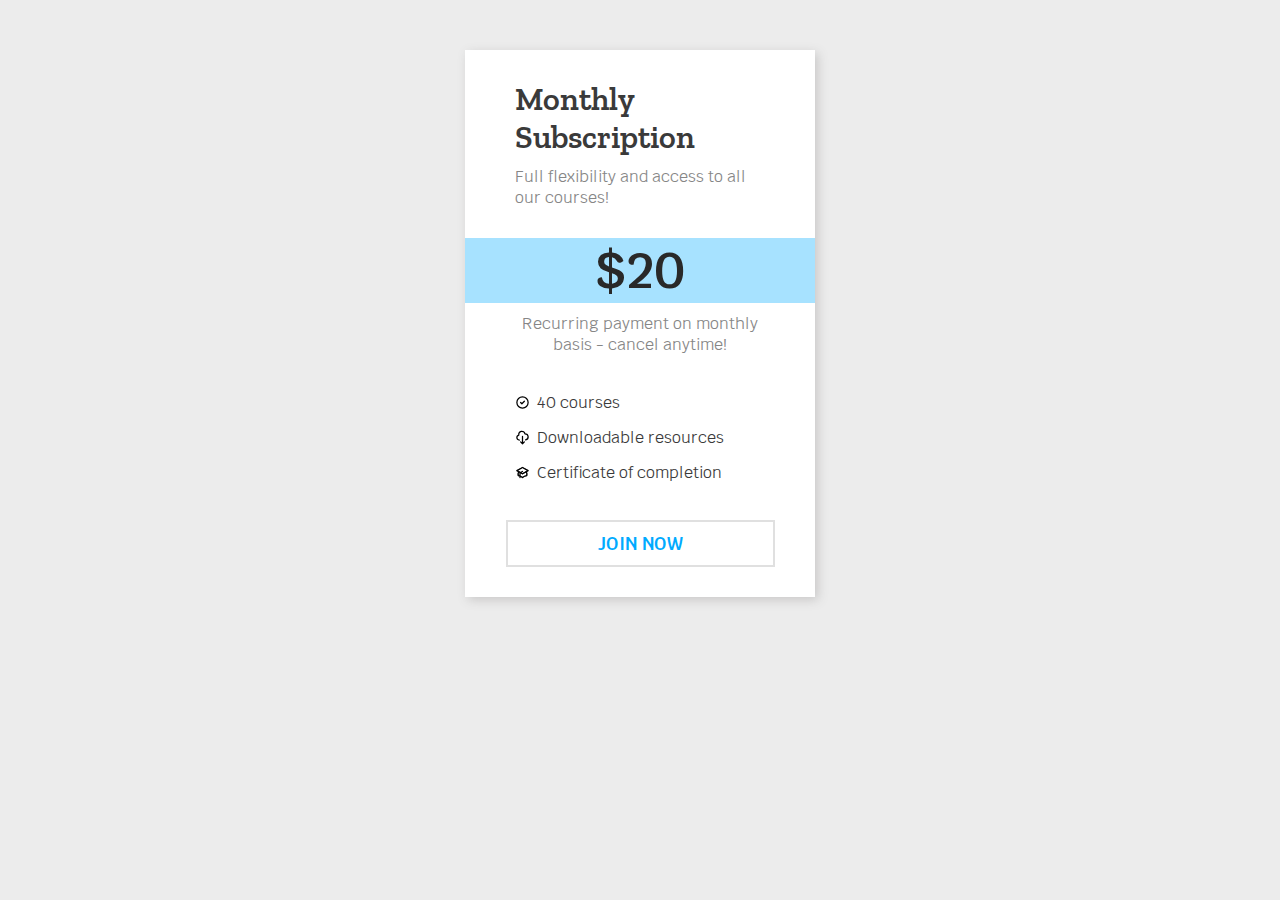
<file: CardWebSite/index.html>
<!DOCTYPE html>
<html lang="en">
<head>
    <meta charset="UTF-8">
    <meta http-equiv="X-UA-Compatible" content="IE=edge">
    <meta name="viewport" content="width=device-width, initial-scale=1.0">
    <link rel="preconnect" href="https://fonts.googleapis.com">
    <link rel="preconnect" href="https://fonts.gstatic.com" crossorigin>
    <link href="https://fonts.googleapis.com/css2?family=Krub:wght@400;600&family=Zilla+Slab:wght@400;600&display=swap" rel="stylesheet">
    <link rel="stylesheet" href="styles.css">
    <title>Best Courses</title>
</head>
<body>
    <div class="card-container">
        <h1>Monthly Subscription</h1>
        <p class="card-info">Full flexibility and access to all our courses!</p>
        <p class="price">$20</p>
        <p class="price-info">Recurring payment on monthly basis - cancel anytime!</p>
        <div class="sub-details">
            <div class="sub-feature">
                <div class="icon"><svg class="w-6 h-6" fill="none" stroke="currentColor" viewBox="0 0 24 24" xmlns="http://www.w3.org/2000/svg"><path stroke-linecap="round" stroke-linejoin="round" stroke-width="2" d="M9 12l2 2 4-4m6 2a9 9 0 11-18 0 9 9 0 0118 0z"></path></svg></div>
                <p class="sub-feature-text">40 courses</p>
            </div>
            <div class="sub-feature">
                <div class="icon"><svg class="w-6 h-6" fill="none" stroke="currentColor" viewBox="0 0 24 24" xmlns="http://www.w3.org/2000/svg"><path stroke-linecap="round" stroke-linejoin="round" stroke-width="2" d="M7 16a4 4 0 01-.88-7.903A5 5 0 1115.9 6L16 6a5 5 0 011 9.9M9 19l3 3m0 0l3-3m-3 3V10"></path></svg></div>
                <p class="sub-feature-text">Downloadable resources</p>
            </div>
            <div class="sub-feature">
                <div class="icon"><svg class="w-6 h-6" fill="none" stroke="currentColor" viewBox="0 0 24 24" xmlns="http://www.w3.org/2000/svg"><path d="M12 14l9-5-9-5-9 5 9 5z"></path><path d="M12 14l6.16-3.422a12.083 12.083 0 01.665 6.479A11.952 11.952 0 0012 20.055a11.952 11.952 0 00-6.824-2.998 12.078 12.078 0 01.665-6.479L12 14z"></path><path stroke-linecap="round" stroke-linejoin="round" stroke-width="2" d="M12 14l9-5-9-5-9 5 9 5zm0 0l6.16-3.422a12.083 12.083 0 01.665 6.479A11.952 11.952 0 0012 20.055a11.952 11.952 0 00-6.824-2.998 12.078 12.078 0 01.665-6.479L12 14zm-4 6v-7.5l4-2.222"></path></svg></div>
                <p class="sub-feature-text">Certificate of completion</p>
            </div>
        </div>
        <div class="button-container">
            <a class="button" href="">Join now</a>
        </div>
        
    </div>
    
</body>
</html>
</file>
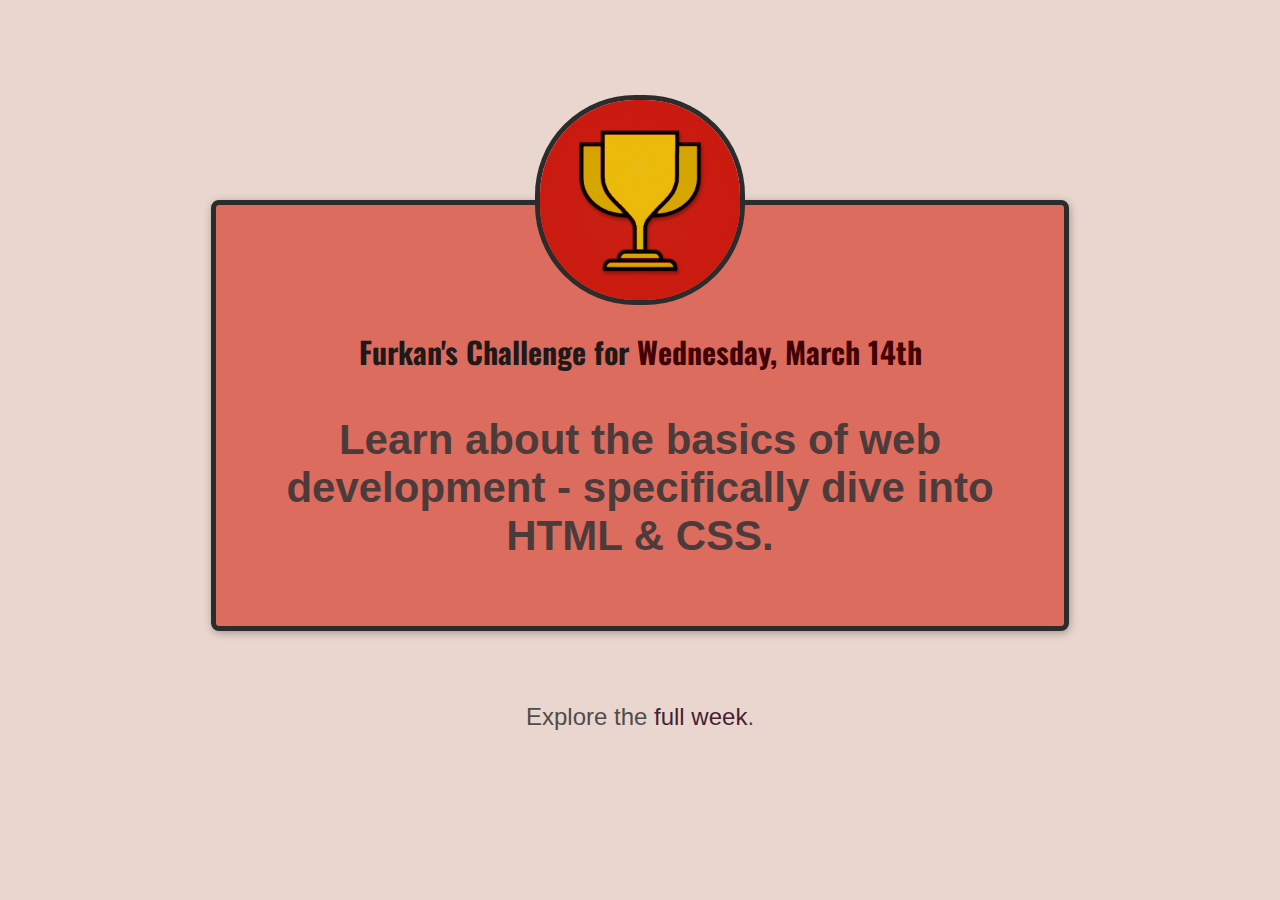
<file: Challenge/index.html>
<!DOCTYPE html>
<html>
  <head>
    <link rel="preconnect" href="https://fonts.googleapis.com" />
    <link rel="preconnect" href="https://fonts.gstatic.com" crossorigin />
    <link
      href="https://fonts.googleapis.com/css2?family=Oswald:wght@700&display=swap"
      rel="stylesheet"
    />
    <link href="styles/shared.css" rel="stylesheet"/>
    <link href="styles/daily-challenge.css" rel="stylesheet" /><!--csse bağladık-->
    <link rel="icon" href="images/favicon.ico" type="image/x-icon">
    <!--void element-->
    <title>My Daily Challenge</title>
    <!--Meta Data-->
  </head>

  <body><!--Tüm görünür içerik-->
    <main>
      <img src="images/trophy.jpg" alt="A trophy">          <!--White element, kapanış etiketi yok-->
      <h1>Furkan's Challenge for <span>Wednesday, March 14th</span></h1>
      <!--HTML code-->
      <p id="todays-challenge">
        Learn about the basics of web development - specifically dive into HTML &
        CSS.
      </p>
    </main> 
    <footer>
      <p>Explore the <a href="full-week.html">full week</a>.</p>
    </footer>     
  </body>
</html>
</file>
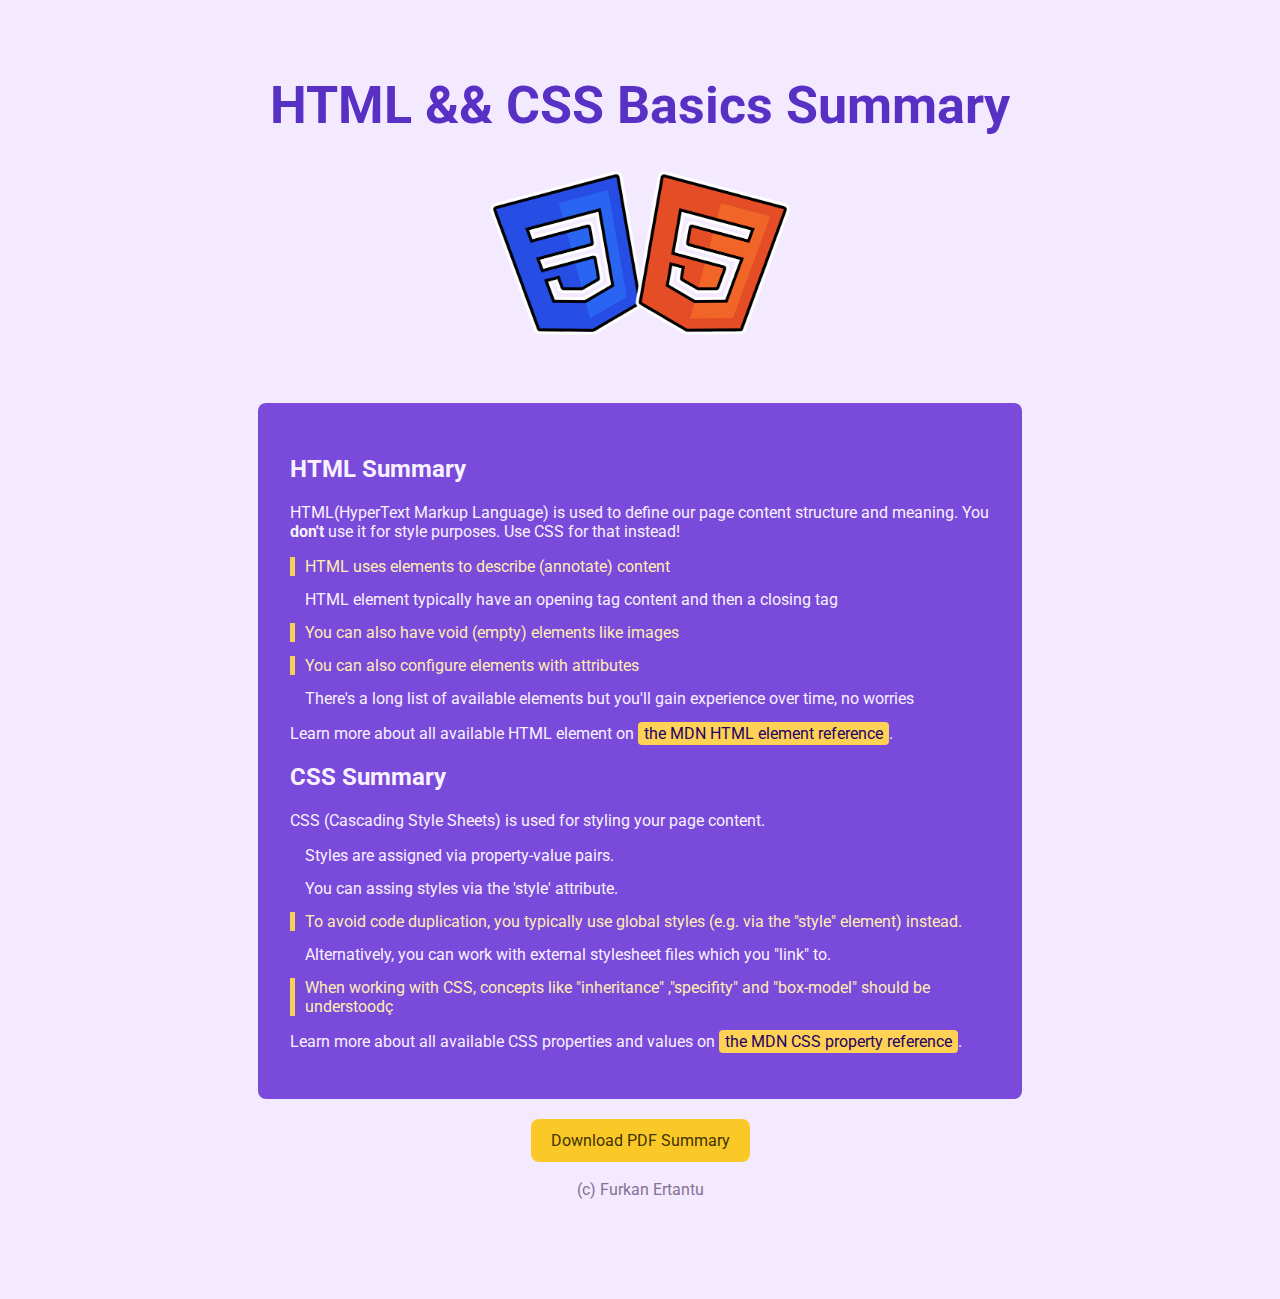
<file: Homework1/index.html>
<!DOCTYPE html>
<html lang="en">
  <head>
    <meta charset="UTF-8" />
    <title>HTML & CSS Basics Summary</title>

    <link rel="preconnect" href="https://fonts.googleapis.com" />
    <link rel="preconnect" href="https://fonts.gstatic.com" crossorigin />
    <link
      href="https://fonts.googleapis.com/css2?family=Roboto:wght@400;900&display=swap"
      rel="stylesheet"
    />
    <link href="styles\styles.css" rel="stylesheet" />
  </head>
  <body>
    <header>
      <h1>HTML && CSS Basics Summary</h1>
      <img
        src="images\html-css.png"
        alt="HTML and CSS logos"
      /><!--alternative: olur da resim yüklenmezse-->
    </header>
    <main>
      <section>
        <h2>HTML Summary</h2>
        <p>
          HTML(HyperText Markup Language) is used to define our page content
          structure and meaning. You <span class="highlight">don't</span> use it
          for style purposes. Use CSS for that instead!
        </p>
        <ul id="html-list">
          <li class="extra-important">
            HTML uses elements to describe (annotate) content
          </li>
          <li>
            HTML element typically have an opening tag content and then a
            closing tag
          </li>
          <li class="extra-important">
            You can also have void (empty) elements like images
          </li>
          <li class="extra-important">
            You can also configure elements with attributes
          </li>
          <li>
            There's a long list of available elements but you'll gain experience
            over time, no worries
          </li>
        </ul>
        <p>
          Learn more about all available HTML element on
          <a href="https://developer.mozilla.org/en-US/docs/Web/HTML/Element"
            >the MDN HTML element reference</a
          >.
        </p>
      </section>

      <section>
        <h2>CSS Summary</h2>
        <p>
          CSS (Cascading Style Sheets) is used for styling your page content.
        </p>
        <ul id="css-list">
          <li>Styles are assigned via property-value pairs.</li>
          <li>You can assing styles via the 'style' attribute.</li>
          <li class="extra-important">
            To avoid code duplication, you typically use global styles (e.g. via
            the "style" element) instead.
          </li>
          <li>
            Alternatively, you can work with external stylesheet files which you
            "link" to.
          </li>
          <li class="extra-important">
            When working with CSS, concepts like "inheritance" ,"specifity" and
            "box-model" should be understoodç
          </li>
        </ul>
        <p>
          Learn more about all available CSS properties and values on
          <a href="https://developer.mozilla.org/en-US/docs/Web/CSS/Reference">
            the MDN CSS property reference</a
          >.
        </p>
      </section>
    </main>
    <footer>
      <a href="pdf\html-css-basics-summary.pdf" target="_blank"
        >Download PDF Summary</a
      >
      <p>(c) Furkan Ertantu</p>
    </footer>
  </body>
</html>
</file>
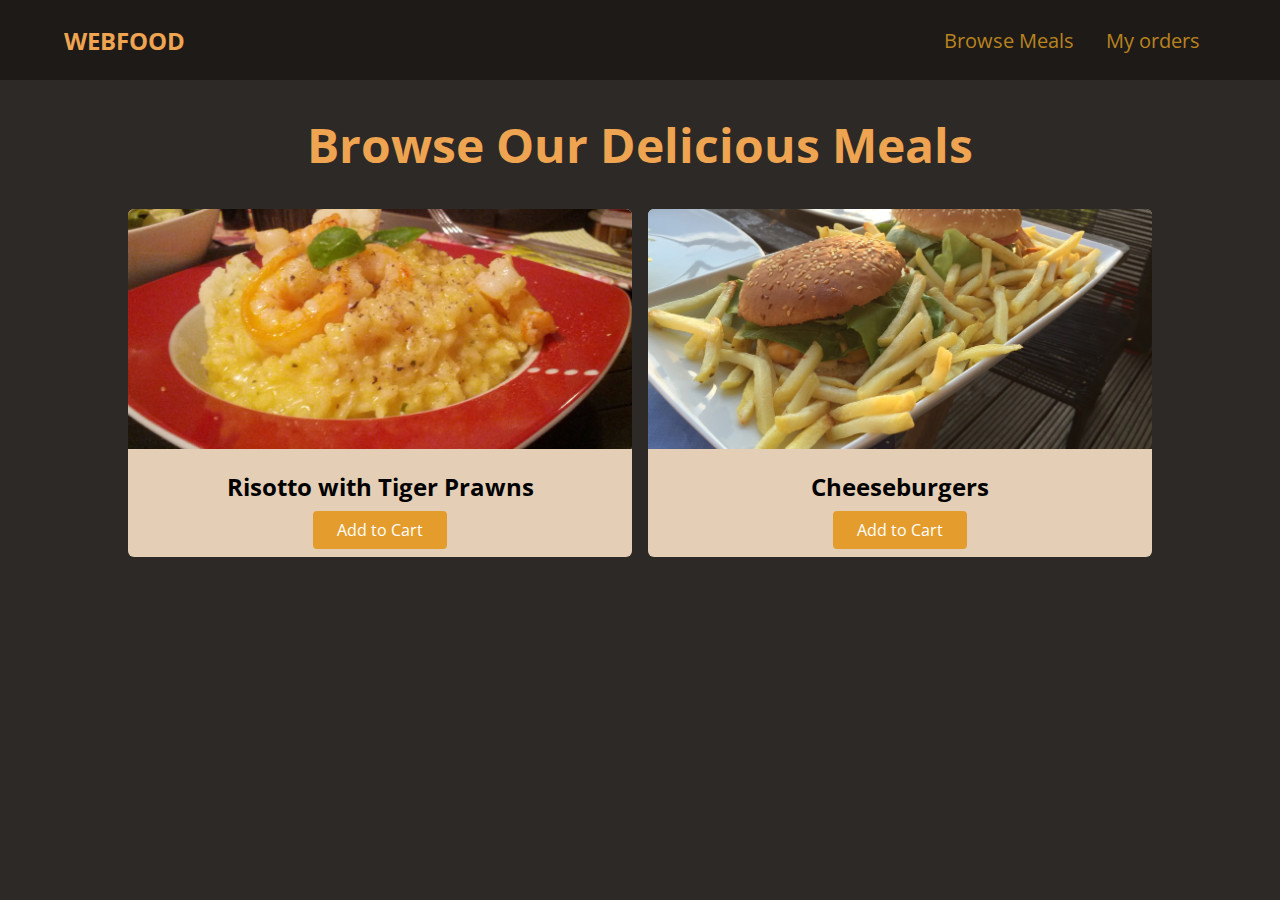
<file: ResponsiveWeb/index.html>
<!DOCTYPE html>
<html lang="en">

<head>
    <meta charset="UTF-8" />
    <meta http-equiv="X-UA-Compatible" content="IE=edge" />
    <meta name="viewport" content="width=device-width, initial-scale=1.0" />
    <title>WebFood</title>
    <link rel="preconnect" href="https://fonts.gstatic.com" />
    <link href="https://fonts.googleapis.com/css2?family=Open+Sans:wght@400;700&display=swap" rel="stylesheet" />
    <link rel="stylesheet" href="styles.css">
</head>

<body>
    <header id="main-header">
        <a href="index.html" id="logo">WebFood</a>
        <nav>
            <ul>
                <li>
                    <a href="">Browse Meals</a>
                </li>
                <li>
                    <a href="">My orders</a>
                </li>
            </ul>
        </nav>
        <a href="#side-drawer" class="menu-btn">
            <span></span>
            <span></span>
            <span></span>
        </a>
    </header>
    <aside id="side-drawer">
        <header>
            <a href="#" class="menu-btn">
                <span></span>
                <span></span>
                <span></span>
            </a>
        </header>
        <nav>
            <ul>
                <a href="">Browse Meals</a>
                </li>
                <li>
                    <a href="">My orders</a>
                </li>
            </ul>
        </nav>
    </aside>
    <main>
        <h1>Browse Our Delicious Meals</h1>
        <section id="latest-product">
            <ul>
                <li class="food-item">
                    <article>
                        <img src="images/risotto.jpg" alt="Delicious risotto with tiger prawns">
                        <div class="food-item-content">
                            <h2>Risotto with Tiger Prawns</h2>
                            <a href="" class="btn">Add to Cart</a>
                        </div>
                    </article>
                </li>
                <li class="food-item">
                    <article>
                        <img src="images/cheeseburgers.jpg" alt="classic cheeseburgers with fries">
                        <div class="food-item-content">
                            <h2>Cheeseburgers</h2>
                            <a href="" class="btn">Add to Cart</a>
                        </div>
                    </article>
                </li>
            </ul>
        </section>
    </main>
    <li>

</body>

</html>
</file>
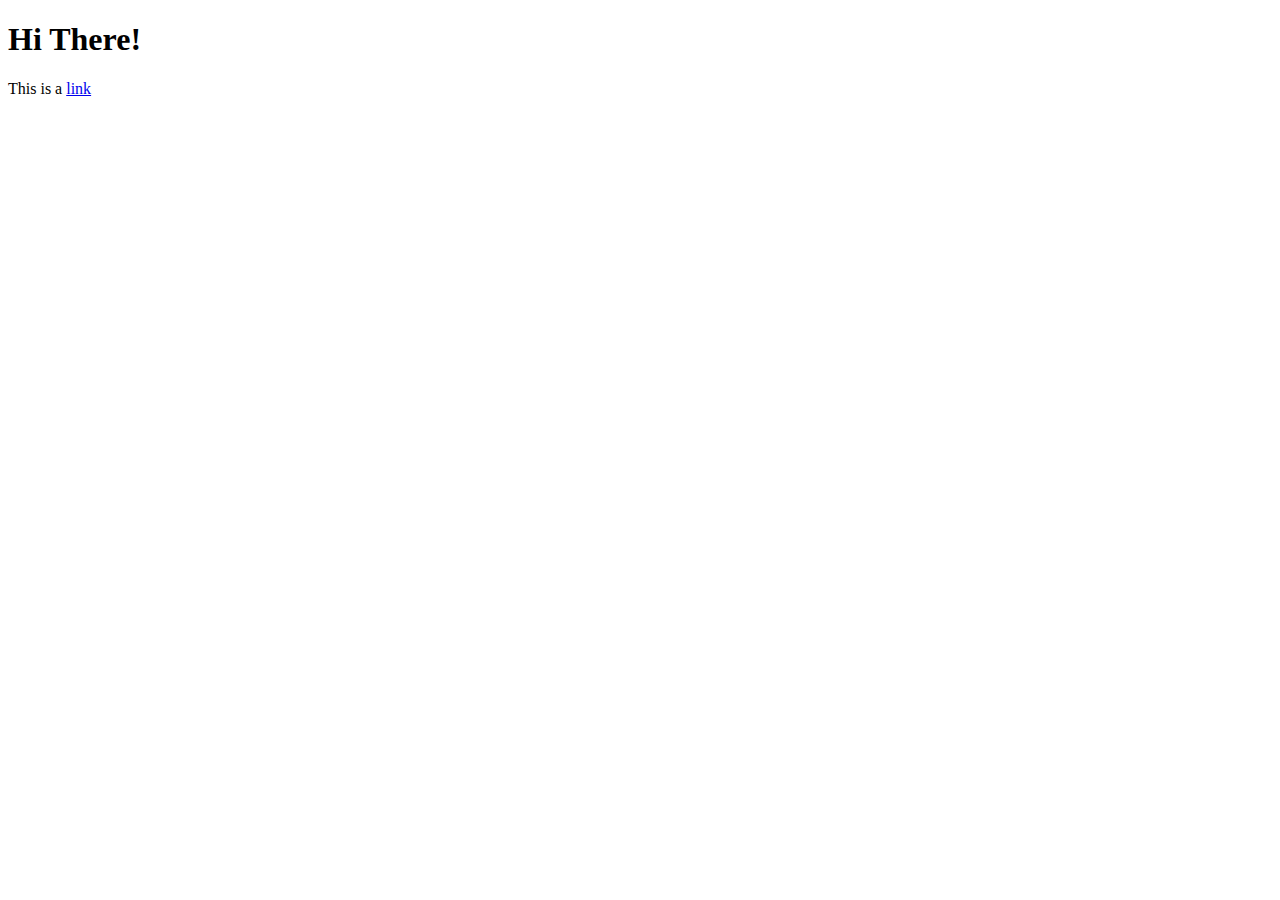
<file: TextProject/index.html>
<!DOCTYPE html>
<html lang="en">
<head>
    <meta charset="UTF-8">
    <meta http-equiv="X-UA-Compatible" content="IE=edge">
    <meta name="viewport" content="width=device-width, initial-scale=1.0">
    <title>Document</title>
    <script src="app.js" defer></script>
</head>
<body>
    <h1>Hi There!</h1>
    <p>This is a 
        <a href="#">link</a>
    </p>
</body>
</html>
</file>
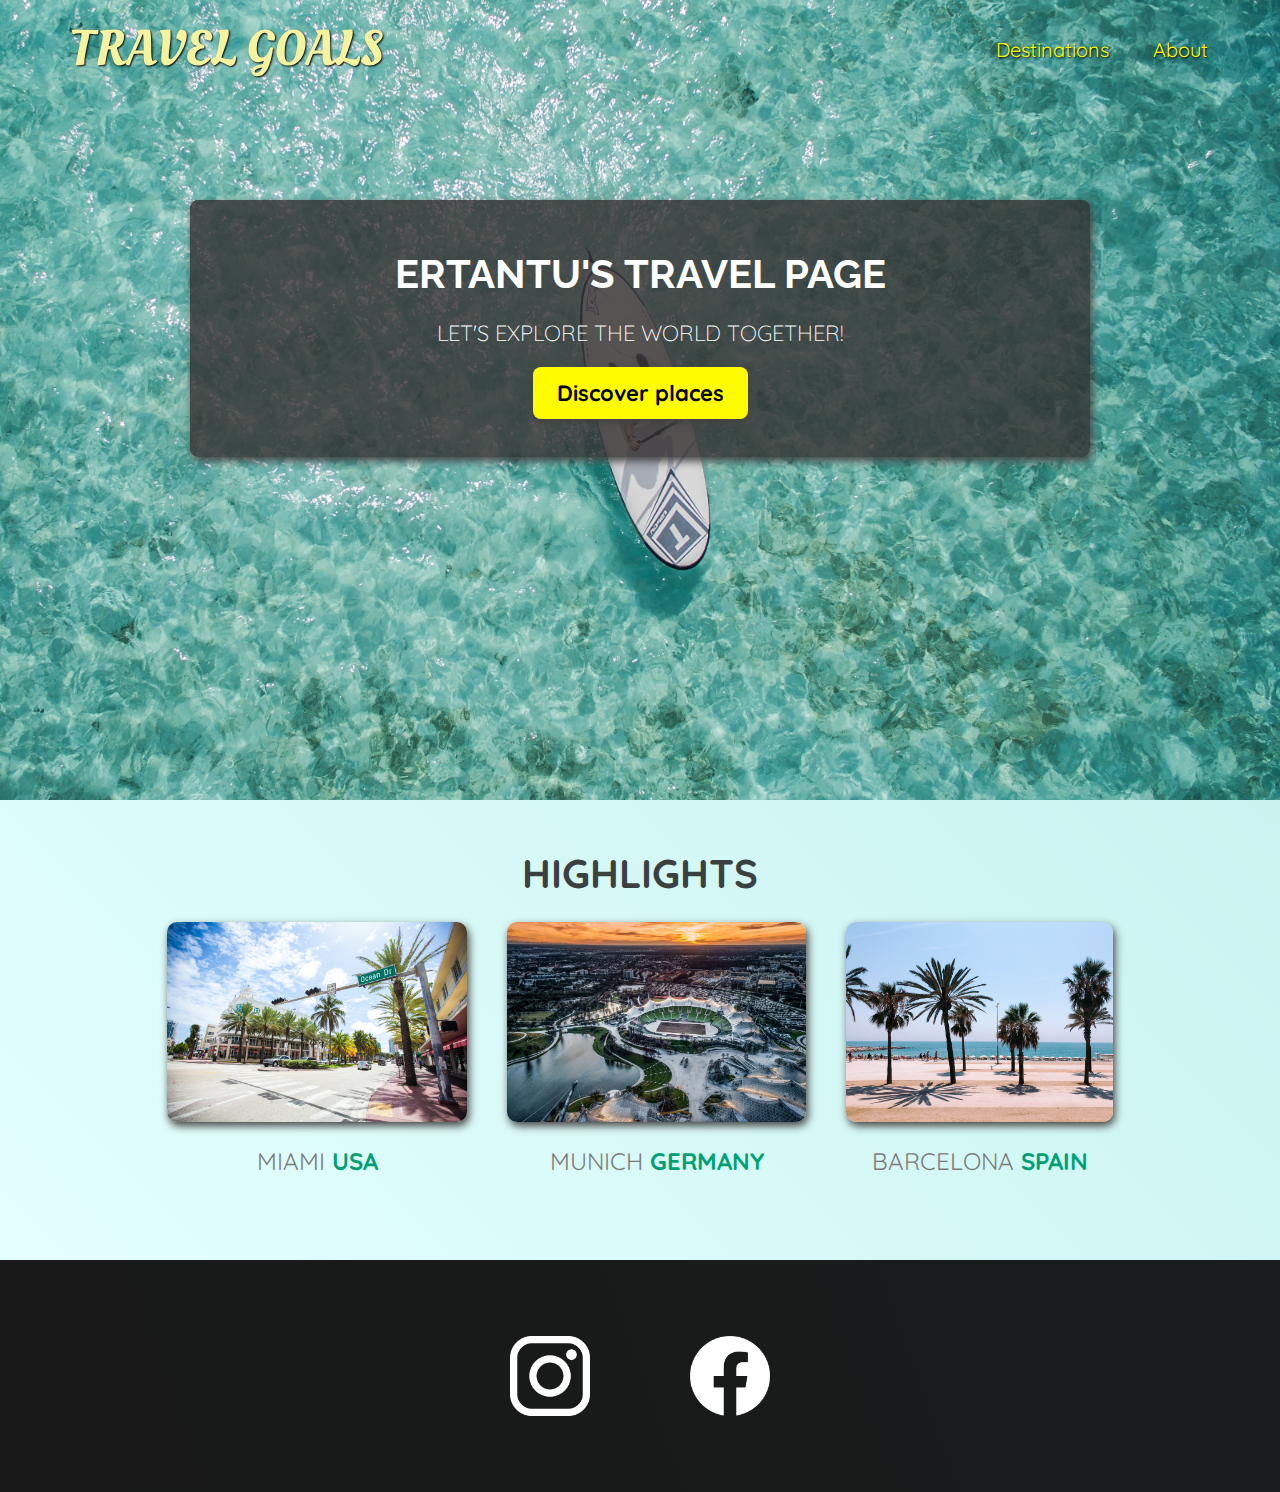
<file: TravelPage/index.html>
<!DOCTYPE html>
<html lang="en">

<head>
    <meta charset="UTF-8">
    <link
        href="https://fonts.googleapis.com/css2?family=Raleway:wght@700&family=Oleo+Script:wght@700&family=Quicksand:wght@300;500;700&display=swap"
        rel="stylesheet" />
    <link rel="stylesheet" href="shared.css">
    <link rel="stylesheet" href="styles.css">
    <title>Travel Goals</title>
</head>

<body>
    <header>
        <div id="page-logo">
            <a href="index.html">Travel Goals</a>
        </div>
        <nav>
            <ul>
                <li><a href="places.html">Destinations</a></li>
                <li><a href="">About</a></li>
            </ul>
        </nav>
    </header>
    <main>
        <section id="hero">
            <div id="hero-content">
                <h1>Ertantu's Travel Page</h1>
                <p>Let's explore the world together!</p>
                <a href="places.html">Discover places</a>
            </div>

        </section>
        <section id="highlights">
            <h2>Highlights</h2>
            <ul id="destinations">
                <li class="destination">
                    <img src="images/places/miami.jpg" alt="Miami streets on sunny day">
                    <p>Miami <strong>USA</strong>
                    </p>
                </li>
                <li class="destination">
                    <img src="images/places/munich.jpg" alt="Munich stadium ">
                    <p>Munich <strong>Germany</strong></p>
                </li>
                <li class="destination">
                    <img src="images/places/barcelona.jpg" alt="Palm beach in Barcelona">
                    <p>Barcelona <strong>Spain</strong></p>
                </li>
            </ul>
        </section>
    </main>
    <footer>
        <ul>
            <li>
                <a href="https://www.instagram.com"><img src="images/icons/insta.png" alt="Instagram logo"></a>
            </li>
            <li>
                <a href="https://www.facebook.com"><img src="images/icons/facebook.png" alt="Facebook logo"></a>
            </li>
        </ul>
    </footer>
</body>

</html>
</file>
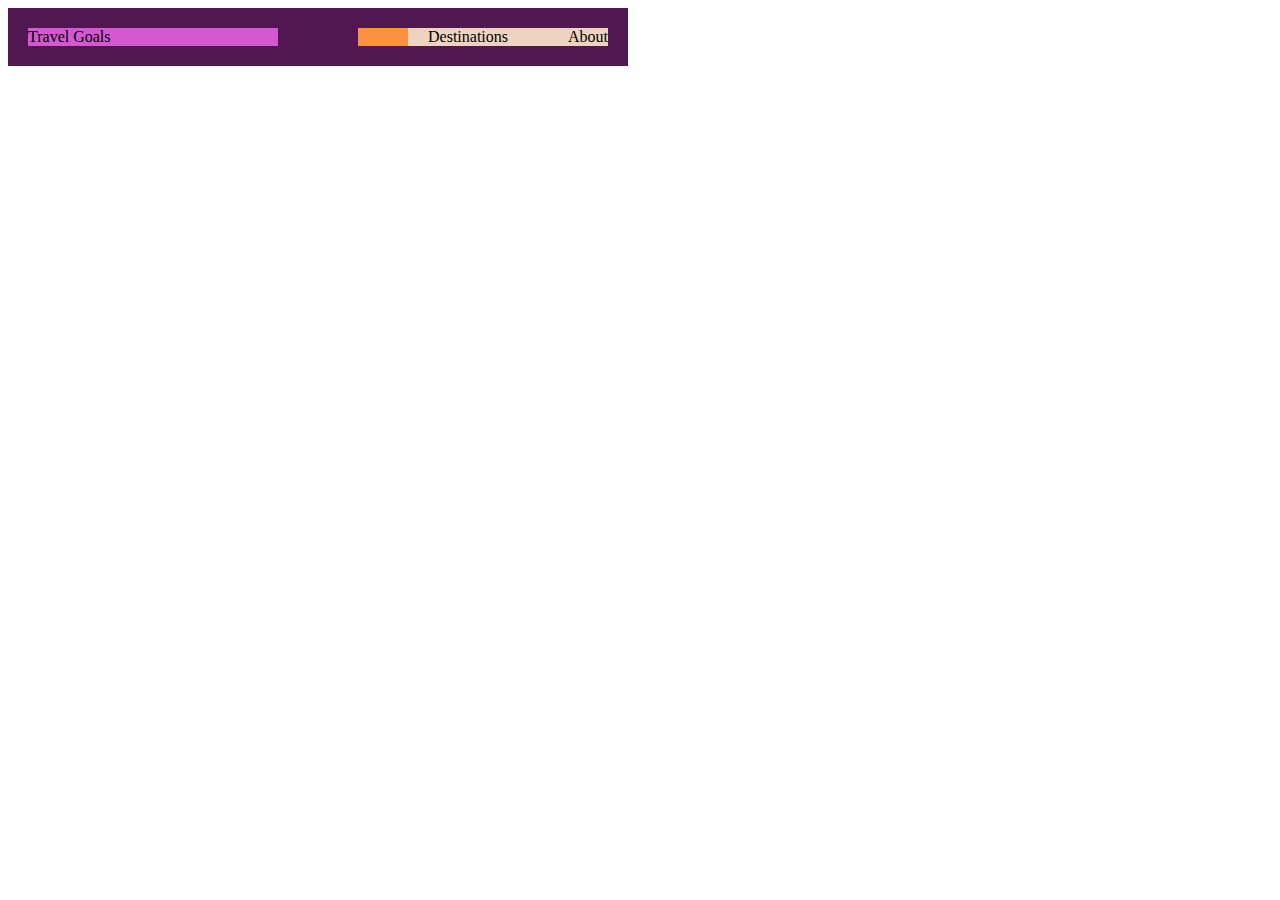
<file: TheoryProject/flexboxcode/index.html>
<!DOCTYPE html>
<html lang="en">
  <head>
    <meta charset="UTF-8" />
    <link rel="stylesheet" href="styles.css" />
    <title>Flexbox</title>
  </head>
  <body>
    <header id="container">
      <div>
        <p>Travel Goals</p>
      </div>
      <nav>
        <ul>
          <li>Destinations</li>
          <li>About</li>
        </ul>
      </nav>
    </header>
  </body>
</html>
</file>
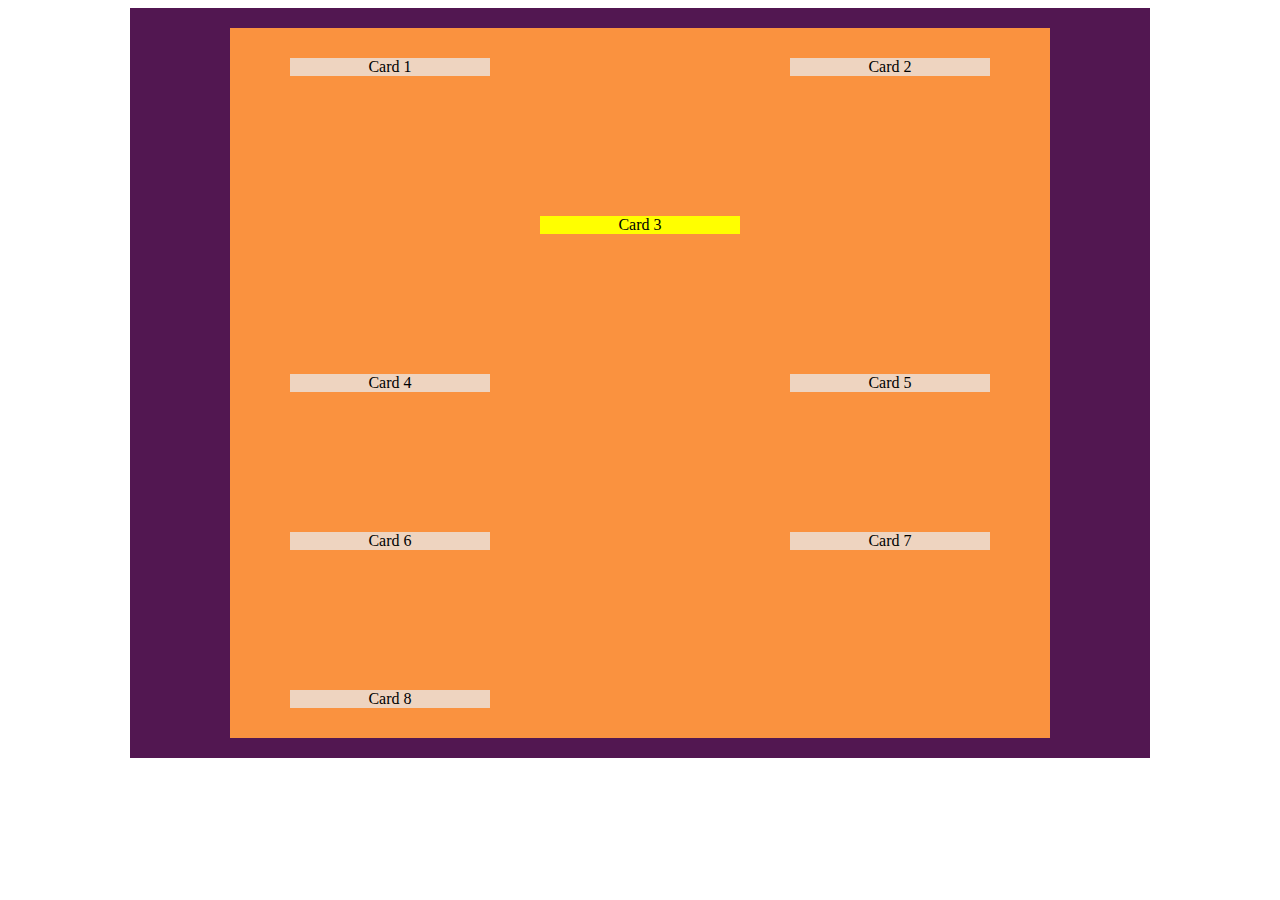
<file: TheoryProject/grid-theory/index.html>
<!DOCTYPE html>
<html lang="en">
  <head>
    <meta charset="UTF-8" />
    <link rel="stylesheet" href="styles.css" />
    <title>Grid</title>
  </head>
  <body>
    <main>
        <ul>
          <li>Card 1</li>
          <li>Card 2</li>
          <li>Card 3</li>
          <li>Card 4</li>
          <li>Card 5</li>
          <li>Card 6</li>
          <li>Card 7</li>
          <li>Card 8</li>
        </ul>
      </main>
  </body>
</html>
</file>
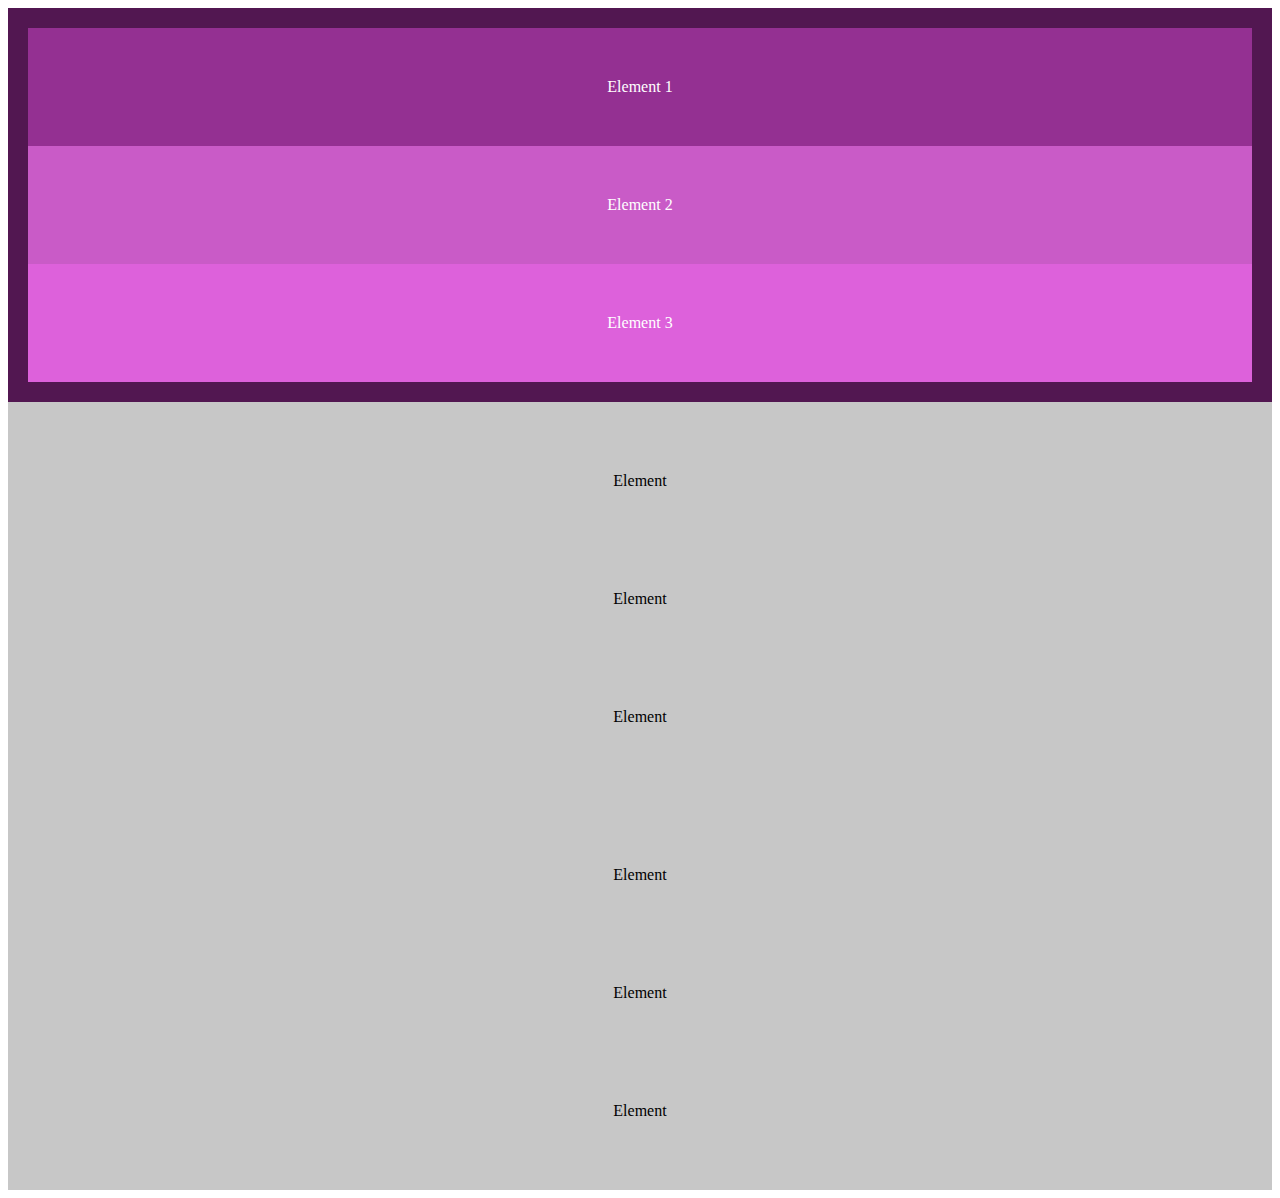
<file: TheoryProject/position-theory-code/index.html>
<!DOCTYPE html>
<html lang="en">
  <head>
    <meta charset="UTF-8" />
    <link rel="stylesheet" href="styles.css">
    <title>Position</title>
  </head>
  <body>
    <div id="container">
      <p id="one">Element 1</p>
      <p id="two">Element 2</p>
      <p id="three">Element 3</p>
    </div>
    <div>
      <p>Element</p>
      <p>Element</p>
      <p>Element</p>
    </div>
    <div>
      <p>Element</p>
      <p>Element</p>
      <p>Element</p>
    </div>
  </body>
</html>
</file>
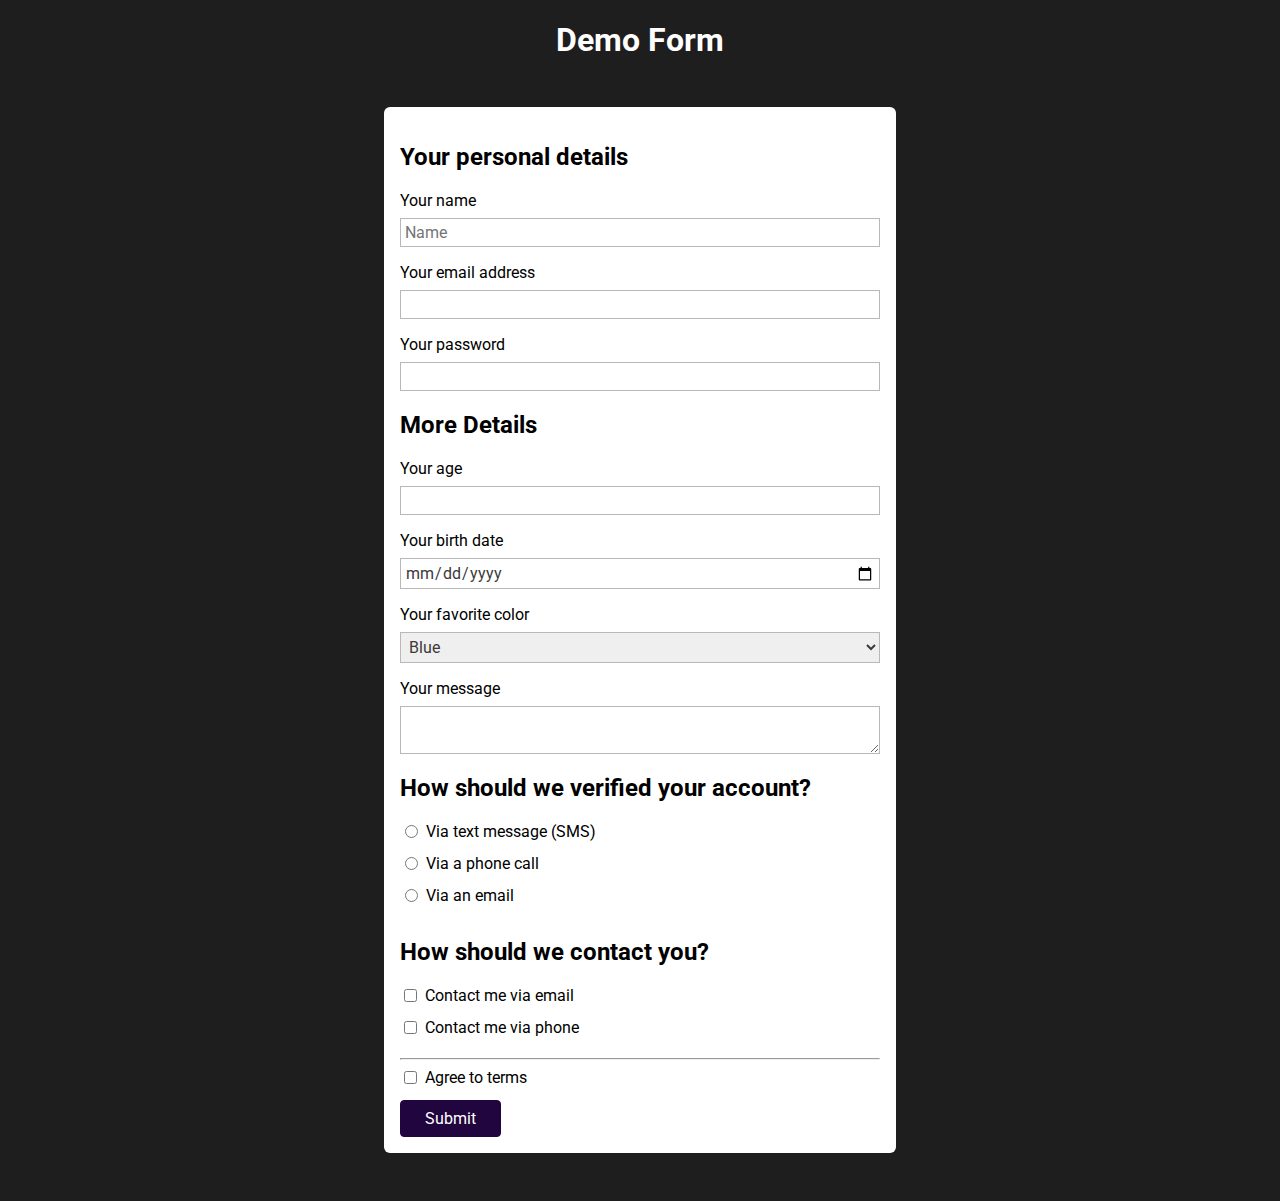
<file: WebForm/basics/index.html>
<!DOCTYPE html>
<html lang="en">

<head>
    <meta charset="UTF-8">
    <meta name="viewport" content="width=device-width, initial-scale=1.0">
    <link rel="stylesheet" href="styles.css" />
    <title>HTML Forms</title>
    <link rel="preconnect" href="https://fonts.googleapis.com">
    <link rel="preconnect" href="https://fonts.gstatic.com" crossorigin>
    <link href="https://fonts.googleapis.com/css2?family=Raleway:wght@700&family=Roboto:wght@400;700&display=swap"
        rel="stylesheet">
</head>

<body>
    <header>
        <h1>Demo Form</h1>
    </header>
    <main>
        <form action="" method="GET">
            <section>
                <h2>Your personal details</h2>
                <ul>
                    <li>
                        <label for="username">Your name</label>
                        <input type="text" name="user-name" id="username" required placeholder="Name" />
                    </li>
                    <li>
                        <label for="useremail">Your email address</label>
                        <input type="email" name="user-email" id="useremail" required>
                    </li>
                    <li>
                        <label for="userpassword">Your password</label>
                        <input type="password" name="user-password" id="userpassword" required minlength="7">
                    </li>
                </ul>
            </section>
            <section>
                <h2>More Details</h2>
                <ul>
                    <li>
                        <label for="userage">Your age</label>
                        <input type="number" step="1" name="user-age" id="userage" required min="18" max="100">
                    </li>
                    <li>
                        <label for="user-birthdate">Your birth date</label>
                        <input type="date" name="user-birthdate" id="userbirthdate" required min="1921-01-01"
                            max="2003-01-01">
                    </li>
                    <li>
                        <label for="favorite-color">Your favorite color</label>
                        <select id="favorite-color" name="favorite-color">
                            <option value="Blue">Blue</option>
                            <option value="Black">Black</option>
                            <option value="Red">Red</option>
                        </select>
                    </li>
                </ul>
            </section>
            <section>
                <label for="usermessage">Your message</label>
                <textarea name="user-message" id="usermessage"></textarea>
            </section>

            <section>
                <h2>How should we verified your account?</h2>
                <ul>
                    <li class="form-control-inline">
                        <input type="radio" name="verify" id="verify-text-message" value="text-message" required />
                        <label for="verify-text-message">Via text message (SMS)</label>
                    </li>
                </ul>

                <li class="form-control-inline">
                    <input type="radio" name="verify" id="verify-phone" value="phone" required />
                    <label for="verify-phone">Via a phone call</label>
                </li>
                <li class="form-control-inline">
                    <input type="radio" name="verify" id="verify-email" value="email" required />
                    <label for="verify-email">Via an email</label>
                </li>

            </section>

            <section>
                <h2>How should we contact you?</h2>
                <ul>

                    <li class="form-control-inline">
                        <input type="checkbox" id="contact-email" name="contact" value="email" />
                        <label for="contact-email">Contact me via email</label>
                    </li>
                    <li class="form-control-inline">
                        <input type="checkbox" id="contact-phone" name="contact" value="phone" />
                        <label for="contact-phone">Contact me via phone</label>
                    </li>
                </ul>

                <hr />

            </section>
            <section>
                <div class="form-control-inline">
                    <input type="checkbox" id="agree-terms" name="terms" />
                    <label for="agree-terms">Agree to terms</label>
                </div>
            </section>

            <section>
                <button type="submit">Submit</button>
            </section>
        </form>
    </main>

</body>

</html>
</file>
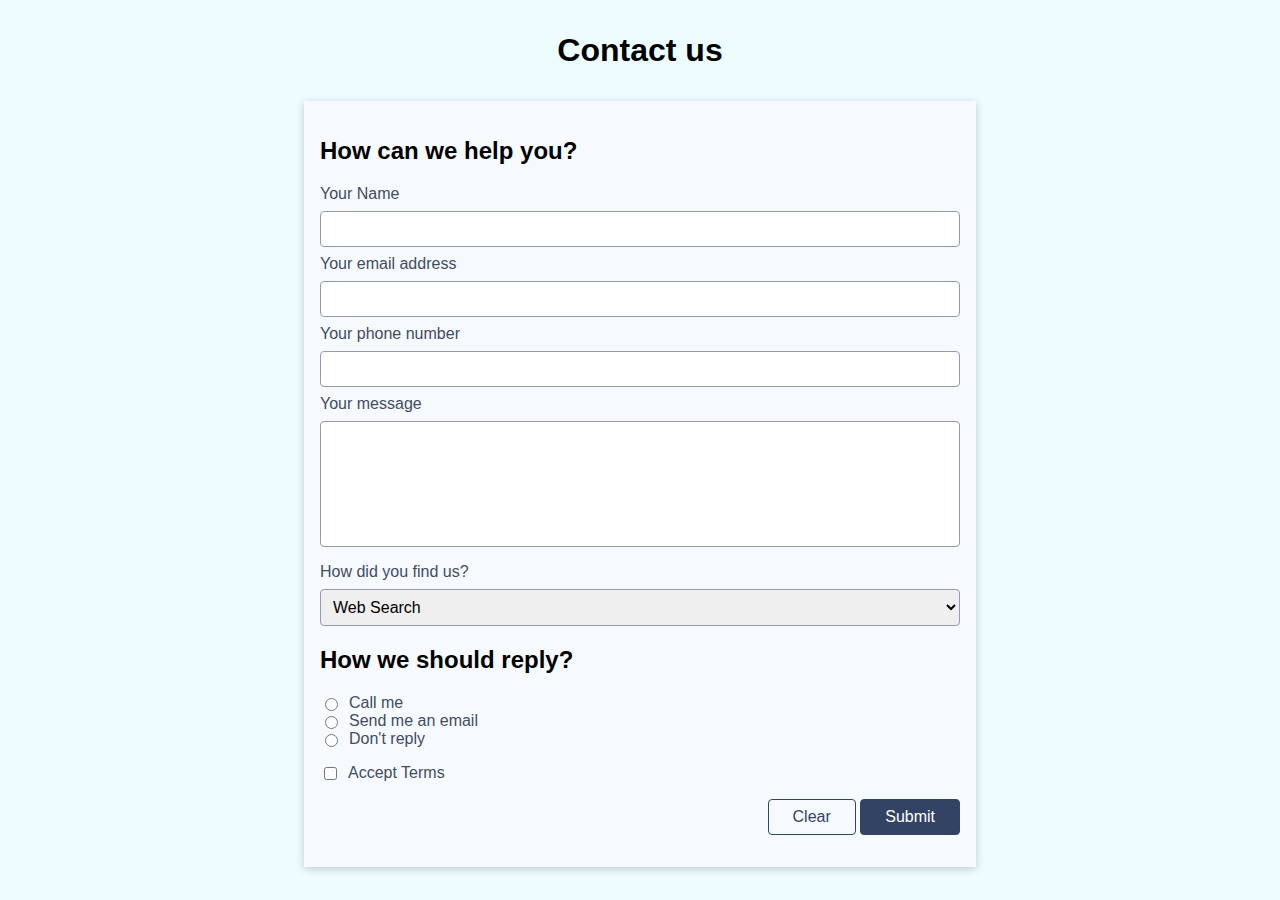
<file: WebForm/challenge/index.html>
<!DOCTYPE html>
<html lang="en">

<head>
    <meta charset="UTF-8">
    <meta name="viewport" content="width=device-width, initial-scale=1.0">
    <title>Forms Challenge</title>
    <link rel="stylesheet" href="styles.css">
</head>

<body>
    <header>
        <h1>Contact us</h1>
    </header>
    <main>
        <form action="/challenge" method="GET">
            <section>
                <h2>How can we help you?</h2>
                <ul>
                    <li>
                        <label for="username">Your Name</label>
                        <input type="text" id="username" name="user-name" required>
                    </li>
                    <li>
                        <label for="email">Your email address</label>
                        <input type="email" id="email" name="email" required>
                    </li>
                    <li>
                        <label for="phone">Your phone number</label>
                        <input type="tel" id="phone" name="phone" required minlength="5">
                    </li>
                    <li>
                        <label for="message">Your message</label>
                        <textarea name="message" id="message" required minlength="10" maxlength="200"
                            rows="6"></textarea>
                    </li>
                </ul>
            </section>
            <section>
                <label for="channel">How did you find us?</label>
                <select name="channel" id="channel" required>
                    <option value="search">Web Search</option>
                    <option value="word-of-mouth">Word of mouth</option>
                    <option value="other">Other</option>
                </select>
            </section>
            <section>
                <h2>How we should reply?</h2>
                <ul>
                    <li class="inline-control">
                        <input type="radio" name="reply" id="reply-phone" value="phone" required>
                        <label for="reply-phone">Call me</label>
                    </li>
                    <li class="inline-control">
                        <input type="radio" name="reply" id="reply-email" value="email" required>
                        <label for="reply-phone">Send me an email</label>
                    </li>
                    <li class="inline-control">
                        <input type="radio" name="reply" id="reply-none" value="none" required>
                        <label for="reply-none">Don't reply</label>
                    </li>
                </ul>
            </section>
            <section class="inline-control">
                <input type="checkbox" name="accept-terms" id="accept-terms" required>
                <label for="accept-terms">Accept Terms</label>
            </section>
            <section id="form-actions">
                <button type="reset" class="btn-empty">Clear</button>
                <button type="submit" class="btn-filled">Submit</button>
            </section>

        </form>
    </main>
</body>

</html>
</file>
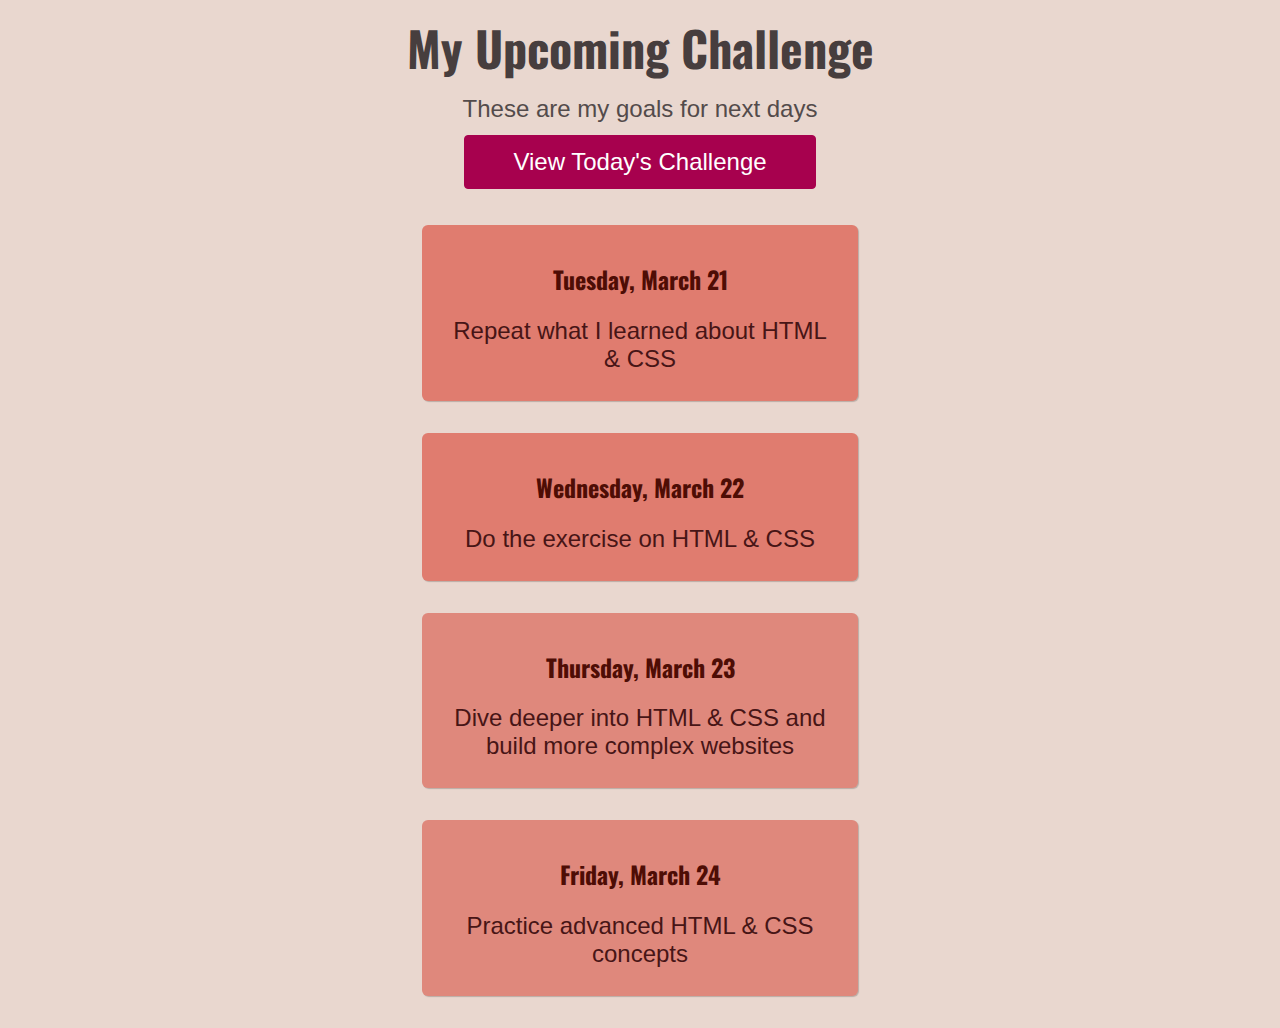
<file: Challenge/full-week.html>
<!DOCTYPE html>
<html lang="en">
  <head>
    <link rel="preconnect" href="https://fonts.googleapis.com" />
    <link rel="preconnect" href="https://fonts.gstatic.com" crossorigin />
    <link
      href="https://fonts.googleapis.com/css2?family=Oswald:wght@700&display=swap"
      rel="stylesheet"
    /> 
    <link href="styles/shared.css" rel="stylesheet"/>
    <link href="styles/full-week.css" rel="stylesheet"/>
    <link rel="icon" href="images/favicon.ico" type="image/x-icon">
    
    <meta charset="UTF-8" />
    <meta http-equiv="X-UA-Compatible" content="IE=edge" />
    <meta name="viewport" content="width=device-width, initial-scale=1.0" />
    
    
    <title>My Upcoming Challenges</title>
  </head>
  <body>
    <header>
      <h1>My Upcoming Challenge</h1>
      <p id="description">These are my goals for next days</p>
      <a href="index.html">View Today's Challenge</a>
    </header>
    <main> 
      <ol>
        <li class="highlight-goal">
          <h2>Tuesday, March 21</h2>
          <p>Repeat what I learned about HTML & CSS</p>
        </li>
        <li class="highlight-goal">
          <h2>Wednesday, March 22</h2>
          <p>Do the exercise on HTML & CSS</p>
        </li>
        <li>
          <h2>Thursday, March 23</h2>
          <p>Dive deeper into HTML & CSS and build more complex websites</p>
        </li>
        <li>
          <h2>Friday, March 24</h2>
          <p>Practice advanced HTML & CSS concepts</p>
        </li>
      </ol>
    </main>
    
    
  </body>
</html>
</file>
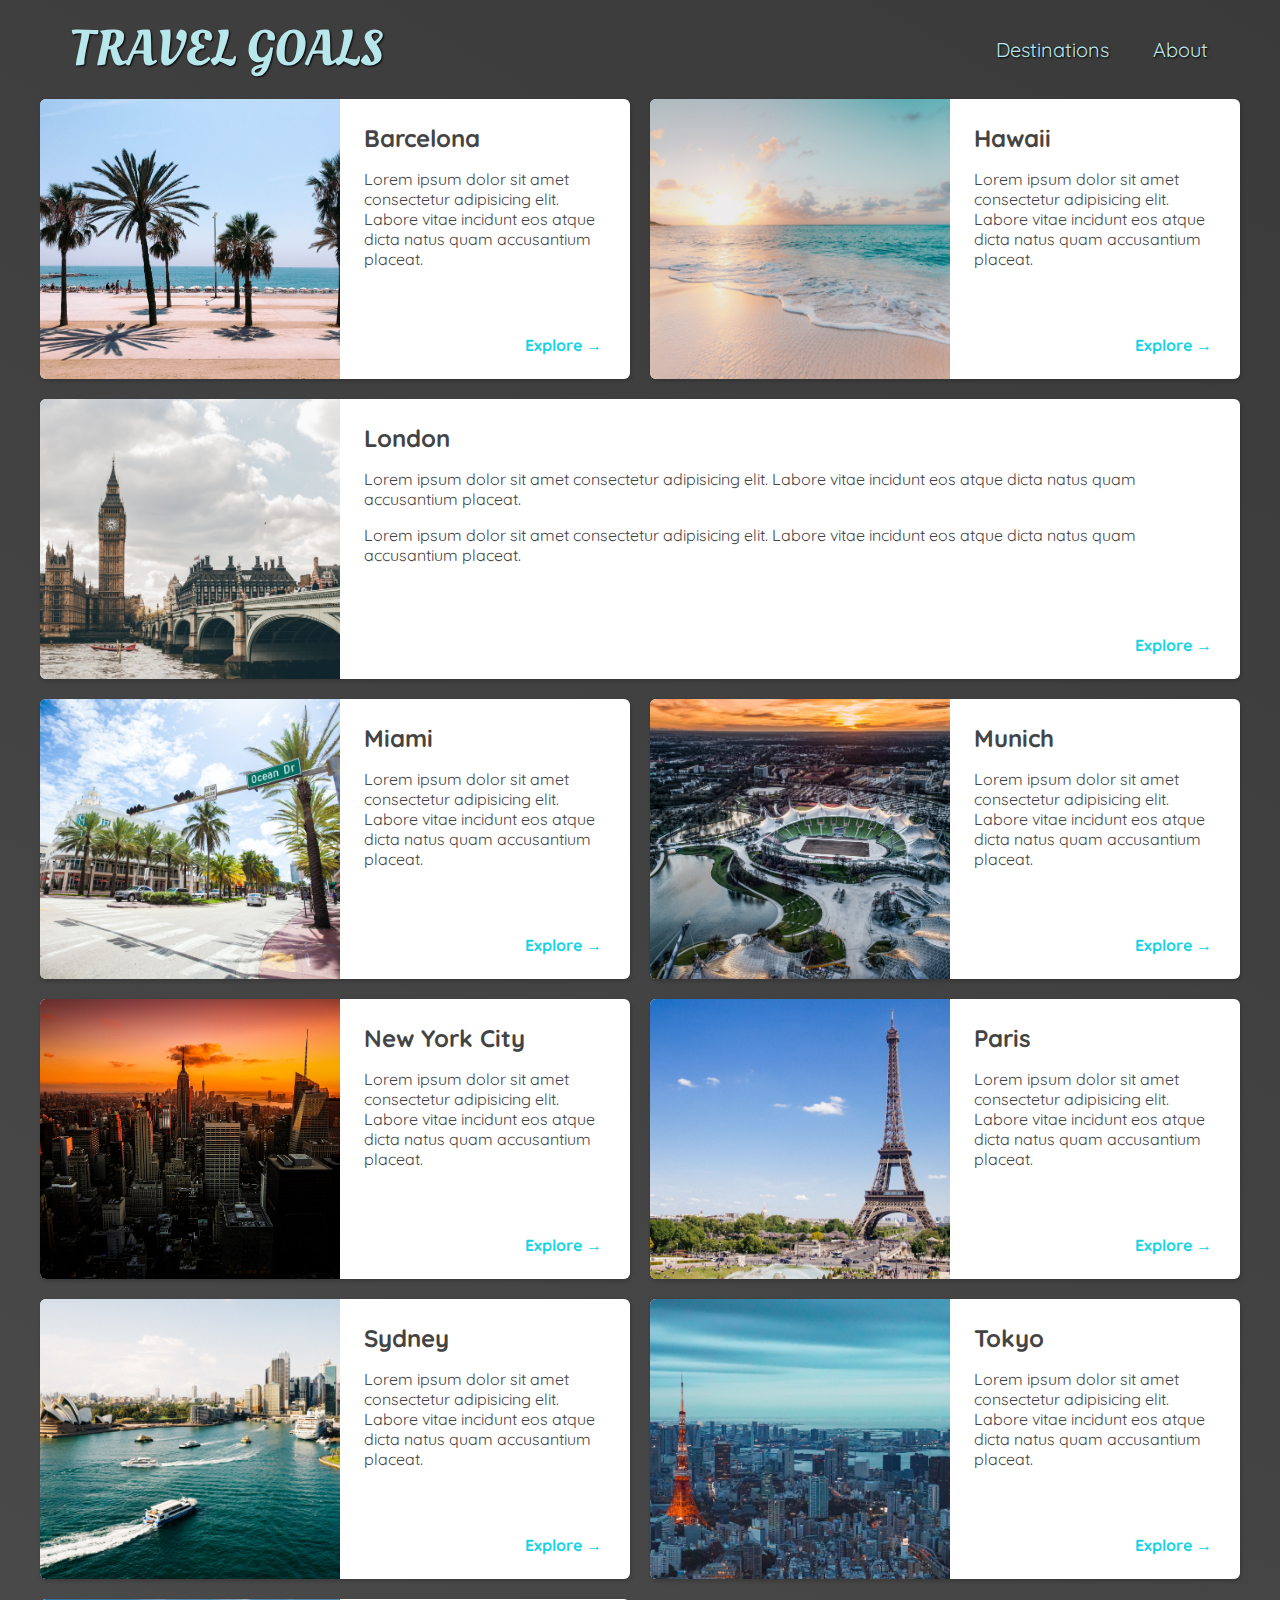
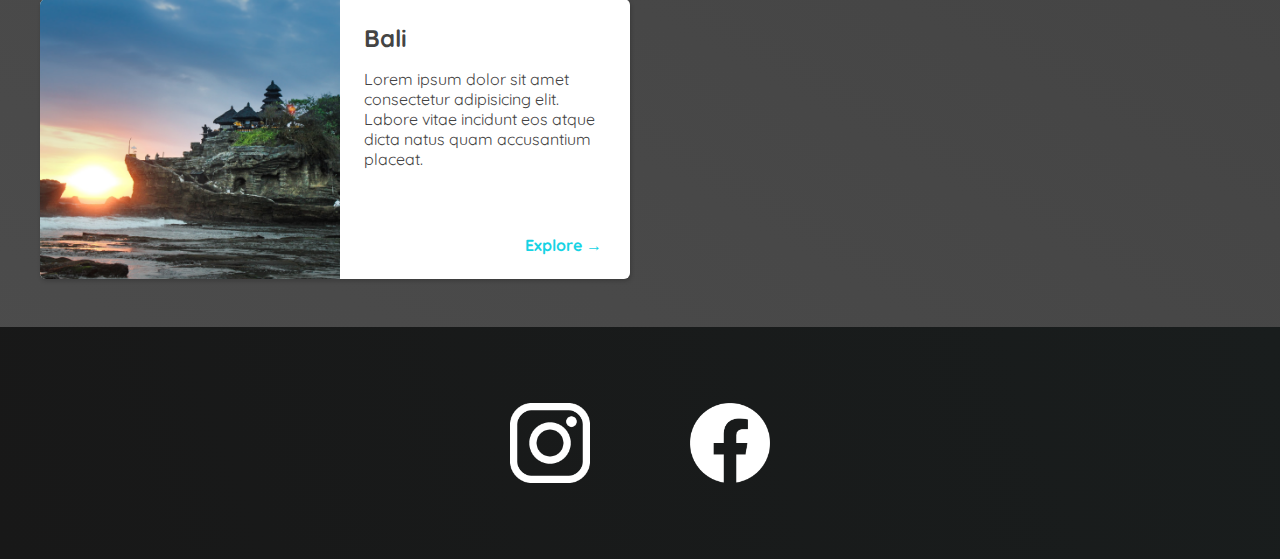
<file: TravelPage/places.html>
<!DOCTYPE html>
<html lang="en">

<head>
    <meta charset="UTF-8">
    <link
        href="https://fonts.googleapis.com/css2?family=Raleway:wght@700&family=Oleo+Script:wght@700&family=Quicksand:wght@300;500;700&display=swap"
        rel="stylesheet" />
    <link rel="stylesheet" href="shared.css">
    <link rel="stylesheet" href="places.css">
    <title>Travel Goals</title>
</head>

<body>
    <header>
        <div id="page-logo">
            <a href="index.html">Travel Goals</a>
        </div>
        <nav>
            <ul>
                <li><a href="places.html">Destinations</a></li>
                <li><a href="">About</a></li>
            </ul>
        </nav>
    </header>
    <main>
        <ul>
            <li>
                <img src="images/places/barcelona.jpg" alt="City of Barcelona" />
                <div class="item-content">
                    <div>
                        <h2>Barcelona</h2>
                        <p>
                            Lorem ipsum dolor sit amet consectetur adipisicing elit. Labore
                            vitae incidunt eos atque dicta natus quam accusantium placeat.
                        </p>
                    </div>
                    <div class="actions">
                        <a href="https://en.wikipedia.org/wiki/Barcelona">Explore &#x2192</a>
                    </div>
                </div>
            </li>
            <li>
                <img src="images/places/hawaii.jpg" alt="Hawaii beach" />
                <div class="item-content">
                    <div>
                        <h2>Hawaii</h2>
                        <p>
                            Lorem ipsum dolor sit amet consectetur adipisicing elit. Labore
                            vitae incidunt eos atque dicta natus quam accusantium placeat.
                        </p>
                    </div>
                    <div class="actions">
                        <a href="hhttps://en.wikipedia.org/wiki/Hawaii">Explore &#x2192</a>
                    </div>
                </div>
            </li>
            <li>
                <img src="images/places/london.jpg" alt="London city" />
                <div class="item-content">
                    <div>
                        <h2>London</h2>
                        <p>
                            Lorem ipsum dolor sit amet consectetur adipisicing elit. Labore
                            vitae incidunt eos atque dicta natus quam accusantium placeat.
                        </p>
                        <p>
                            Lorem ipsum dolor sit amet consectetur adipisicing elit. Labore
                            vitae incidunt eos atque dicta natus quam accusantium placeat.
                        </p>
                    </div>
                    <div class="actions">
                        <a href="https://en.wikipedia.org/wiki/London">Explore &#x2192</a>
                    </div>
                </div>
            </li>
            <li>
                <img src="images/places/miami.jpg" alt="Miami streets" />
                <div class="item-content">
                    <div>
                        <h2>Miami</h2>
                        <p>
                            Lorem ipsum dolor sit amet consectetur adipisicing elit. Labore
                            vitae incidunt eos atque dicta natus quam accusantium placeat.
                        </p>
                    </div>
                    <div class="actions">
                        <a href="https://en.wikipedia.org/wiki/Miami">Explore &#x2192</a>
                    </div>
                </div>
            </li>
            <li>
                <img src="images/places/munich.jpg" alt="Munich football stadium" />
                <div class="item-content">
                    <div>
                        <h2>Munich</h2>
                        <p>
                            Lorem ipsum dolor sit amet consectetur adipisicing elit. Labore
                            vitae incidunt eos atque dicta natus quam accusantium placeat.
                        </p>
                    </div>
                    <div class="actions">
                        <a href="https://en.wikipedia.org/wiki/Munich">Explore &#x2192</a>
                    </div>
                </div>
            </li>
            <li>
                <img src="images/places/new-york-city.jpg" alt="New York City skyline" />
                <div class="item-content">
                    <div>
                        <h2>New York City</h2>
                        <p>
                            Lorem ipsum dolor sit amet consectetur adipisicing elit. Labore
                            vitae incidunt eos atque dicta natus quam accusantium placeat.
                        </p>
                    </div>
                    <div class="actions">
                        <a href="https://en.wikipedia.org/wiki/New_York_City">Explore &#x2192</a>
                    </div>
                </div>
            </li>
            <li>
                <img src="images/places/paris.jpg" alt="Paris city" />
                <div class="item-content">
                    <div>
                        <h2>Paris</h2>
                        <p>
                            Lorem ipsum dolor sit amet consectetur adipisicing elit. Labore
                            vitae incidunt eos atque dicta natus quam accusantium placeat.
                        </p>
                    </div>
                    <div class="actions">
                        <a href="https://en.wikipedia.org/wiki/Paris">Explore &#x2192</a>
                    </div>
                </div>
            </li>
            <li>
                <img src="images/places/sydney.jpg" alt="Sydney beach" />
                <div class="item-content">
                    <div>
                        <h2>Sydney</h2>
                        <p>
                            Lorem ipsum dolor sit amet consectetur adipisicing elit. Labore
                            vitae incidunt eos atque dicta natus quam accusantium placeat.
                        </p>
                    </div>
                    <div class="actions">
                        <a href="https://en.wikipedia.org/wiki/Sydney">Explore &#x2192</a>
                    </div>
                </div>
            </li>
            <li>
                <img src="images/places/tokyo.jpg" alt="Tokyo skyline" />
                <div class="item-content">
                    <div>
                        <h2>Tokyo</h2>
                        <p>
                            Lorem ipsum dolor sit amet consectetur adipisicing elit. Labore
                            vitae incidunt eos atque dicta natus quam accusantium placeat.
                        </p>
                    </div>
                    <div class="actions">
                        <a href="https://en.wikipedia.org/wiki/Tokyo">Explore &#x2192</a>
                    </div>
                </div>
            </li>
            <li>
                <img src="images/places/bali.jpg" alt="Bali beach" />
                <div class="item-content">
                    <div>
                        <h2>Bali</h2>
                        <p>
                            Lorem ipsum dolor sit amet consectetur adipisicing elit. Labore
                            vitae incidunt eos atque dicta natus quam accusantium placeat.
                        </p>
                    </div>
                    <div class="actions">
                        <a href="https://en.wikipedia.org/wiki/Bali">Explore &#x2192</a>
                    </div>
                </div>
            </li>
        </ul>
    </main>
    <footer>
        <ul>
            <li>
                <a href="https://www.instagram.com"><img src="images/icons/insta.png" alt="Instagram logo"></a>
            </li>
            <li>
                <a href="https://www.facebook.com"><img src="images/icons/facebook.png" alt="Facebook logo"></a>
            </li>
        </ul>
    </footer>
</body>

</html>
</file>
<file: CardWebSite/styles.css>
html {
    --color-grey-100: rgb(236, 236, 236);
    --color-grey-400: rgb(134, 134, 134);
    --color-grey-600: rgb(58, 58, 58);
    --color-grey-900: rgb(41, 41, 41);

    --color-primary-300: rgb(167, 226, 255);
    --color-primary-700: rgb(0, 170, 255);

    --size-1: 18px;
    --size-5: 50px;

    background-color: var(--color-grey-100);
    font-family: 'Krub', sans-serif;
    font-weight: 400;
}

.card-container {
    background-color: rgb(255, 255, 255);
    width: 350px;
    margin: 50px auto;
    box-shadow: 3px 3px 10px rgb(201, 200, 200);
    transition: transform 0.5s ease-out;
}

.card-container:hover {
    transform: scale(1.05);
}

h1 {
    color: var(--color-grey-600);
    text-align: left;
    padding: 30px 50px 0px 50px;
    margin: 10px 0;
    font-family: 'Zilla Slab', serif;
    font-weight: 600;
}

.card-info {
    color: var(--color-grey-400);
    text-align: left;
    padding: 0 50px;
    margin: 10px 0 30px 0;
}

.price {
    color: var(--color-grey-900);
    background-color: var(--color-primary-300);
    text-align: center;
    margin: 30px auto 10px auto;
    font-size: var(--size-5);
    font-weight: 600;
}

.price-info {
    color: var(--color-grey-400);
    text-align: center;
    margin: 10px 0 30px 0;
    padding: 0 50px;
}

.sub-details {
    width: 300px;
    margin: 30px 50px;
}


.sub-feature {
    display: flex;
}

.icon {
    display: flex;
    width: 15px;
}

.sub-feature-text {
    color: var(--color-grey-600);
    padding: 2px;
    margin: 5px;
}


.button-container {
    text-align: center;
    margin: 30px 0 0 0;   
}

.button {
    color: var(--color-primary-700);
    text-decoration: none;
    text-transform: uppercase;
    display: inline-block;
    width: 70%;
    padding: 10px;
    margin: 0 0 30px 0;
    border: 2px solid rgb(224, 224, 224);
    font-size: var(--size-1);
    font-weight: 600;
    transition: background-color 0.5s ease-out;    
}

.button:hover {
    color: white;
    background-color: var(--color-primary-700);
    border: 2px solid rgb(255, 255, 255);
}
</file>
<file: Challenge/styles/shared.css>
body {
  background-color: rgb(233, 215, 207);
  text-align: center;
  color: rgb(83, 75, 75);
}

h1 {
  font-family: "Oswald", sans-serif;
}
p {
  font-family: 'Fira Sans', sans-serif;
  font-size: 24px;
}
a {
  font-family: "Fira Sans", sans-serif;
  text-decoration: none;
  color: rgb(167, 1, 78); /*red,green,blue*/
}
a:hover {
  text-decoration: underline;
}
</file>
<file: Challenge/styles/daily-challenge.css>
main {
  width: 800px;
  margin: 200px auto 72px auto; /*top left bottom right*/
  background-color: rgb(219, 108, 94);
  padding: 24px;
  border: 5px solid rgb(44, 44, 44);
  border-radius: 8px;
  box-shadow: 1px 2px 8px rgba(0, 0, 0, 0.3);
}

img {
  width: 200px;
  height: 200px;
  border-radius: 100px;
  border: 5px solid rgb(44, 44, 44);
  margin-top: -134px;/*29 + 105 yaptı*/
}
h1{
  font-size: 30px;
  color: rgb(31, 25, 25);
}
a{
  color: rgb(73, 29, 50);
}
span{
  color: rgb(66, 2, 2);
}
#todays-challenge {
  /*id değerine göre üstünde oynama yaptım*/
  color: rgb(75, 59, 59);
  font-weight: bold;
  font-size: 42px;
}
</file>
<file: ResponsiveWeb/styles.css>
body {
    font-family: 'Open Sans', sans-serif;
    margin: 0;
    background-color: rgb(44, 41, 38);
}

a {
    text-decoration: none;
}



#main-header {
    height: 5rem;
    display: flex;
    justify-content: space-between;
    align-items: center;
    /*nav elementler aynı hizaya getirdi*/
    background-color: rgb(29, 26, 24);
    padding: 0 5%;
}

#logo {
    font-size: 1.5rem;
    font-weight: bold;
    color: rgb(238, 164, 80);
    text-transform: uppercase;
}

.menu-btn {
    width: 3rem;
    height: 3rem;
    display: flex;
    flex-direction: column;
    justify-content: space-around;
    display: none;
}

.menu-btn span {

    width: 100%;
    height: 3px;
    background-color: white;
}

#main-header ul {
    list-style: none;
    display: flex;
    margin: 0;
    padding: 0;
}

#main-header li {
    margin: 0 1rem;
}

#main-header nav a {
    color: rgb(185, 131, 31);
    font-size: 1.25rem;
}

#main-header nav a:hover {
    color: rgb(228, 163, 44);
}

#side-drawer {
    width: 100%;
    height: 100%;
    background-color: rgb(29, 26, 27);
    position: fixed;
    top: 0;
    left: 0;
    display: none;
}

#side-drawer:target {
    display: block;
}

#side-drawer header {
    height: 5rem;
    display: flex;
    justify-content: flex-end;
    align-items: center;
    padding: 0 5%;
}

#side-drawer ul {
    list-style: none;
    margin: 0;
    padding: 4rem 1rem;
    display: flex;
    flex-direction: column;
    align-items: center;

}

#side-drawer li {
    margin: 1rem 0;
}

#side-drawer a {
    color: rgb(253, 239, 213);
    font-size: 2rem;
}

main h1 {
    text-align: center;
    color: rgb(238, 164, 80);
    font-size: 3rem;
}

#latest-product {
    width: 80%;
    margin: 2rem auto;
}

#latest-product ul {
    display: grid;
    grid-template-columns: 1fr 1fr;
    gap: 1rem;
    margin: 0;
    padding: 0;
}

.food-item {
    background-color: rgb(228, 206, 182);
    border-radius: 6px;
    overflow: hidden;
    /*image i border radius yapar*/
    list-style: none;
}

.food-item img {
    height: 15rem;
    width: 100%;
    object-fit: cover;
}

.food-item-content {
    padding: 1rem;
    text-align: center;
}
.food-item h2 {
    margin: 0 0 1rem 0;
}
.btn {
    background-color: rgb(228, 157, 44);
    color: white;
    border-radius: 4px;
    padding: 0.5rem 1.5rem;
}

.btn:hover {
    background-color: rgb(221, 134, 34);
}

@media (max-width: 48rem) {
    #main-header nav {
        display: none;
    }
    .menu-btn{
        display: flex;
    }
    main h1 {
        font-size: 1.5rem;
    }

    #latest-product ul {
        grid-template-columns: 100%;
    }
}
</file>
<file: TravelPage/shared.css>
body {
    font-family: "Quicksand", sans-serif;
    margin: 0;
}

ul {
    list-style: none;
    margin: 0;
    padding: 0;
}

header {
    display: flex;
    justify-content: space-between;
    align-items: center;
    padding: 15px 60px;
    position: absolute;
    width: 100%;
    box-sizing: border-box;
}

#page-logo a {
    padding: 10px;
    font-family: "Oleo Script", sans serif;
    color: rgb(245, 243, 160);
    font-size: 50px;
    text-decoration: none;
    text-transform: uppercase;
    text-shadow: 1px 1px 2px rgb(0, 0, 0);
}

header ul {
    display: flex;
}

header li {
    margin-left: 20px;
}

header a {
    color: rgb(255, 251, 0);
    text-decoration: none;
    font-size: 20px;
    padding: 12px;
    text-shadow: 1px 1px 2px rgb(0, 0, 0);
    border-radius: 6px;
}

header nav a:hover {
    color: rgb(77, 77, 77);
    background-color: rgb(255, 251, 0);

}

footer {
    background: linear-gradient(70deg, rgb(24, 24, 24), rgb(25, 29, 29));
    padding: 36px 0;
}

footer ul {
    display: flex;
    justify-content: center;
    padding: 40px;
}

footer li {
    width: 80px;
    height: 80px;
    margin: 0 50px;
}

footer img {
    width: 100%;
    height: 100%;
}
</file>
<file: TravelPage/styles.css>
#hero {
    height: 800px;
    background-image: url("images/places/ocean.jpg");
    background-position: center;
    background-size: cover;
}

#hero-content {
    width: 900px;
    background-color: rgb(51, 47, 47, 0.8);
    box-shadow: 2px 4px 8px rgb(68, 67, 67);
    border-radius: 8px;
    text-align: center;
    padding: 50px 0;
    margin: 0 auto;
    position: relative;
    top: 200px;
}

#hero-content h1 {
    color: white;
    text-transform: uppercase;
    font-size: 40px;
    font-family: "Raleway", sans-serif;
    margin: 0;
}

#hero-content p {
    color: white;
    text-transform: uppercase;
    font-size: 22px;
    font-weight: 300;
    margin-bottom: 32px;
}

#hero-content a {
    text-decoration: none;
    background-color: rgb(255, 251, 0);
    padding: 12px 24px;
    color: black;
    font-size: 22px;
    font-weight: bold;
    border-radius: 8px;
    box-shadow: 2px 4px 8px rgb(68, 67, 67);
}

#hero-content a:hover {
    background-color: rgb(255, 230, 0);
}

#highlights {
    padding: 24px;
    background: linear-gradient(45deg, rgb(227, 255, 253), rgb(202, 243, 240));
}

#highlights h2 {
    text-transform: uppercase;
    text-align: center;
    font-size: 40px;
    color: rgb(59, 65, 64);
    margin: 24px 0;
}

#destinations {
    display: flex;
    width: 90%;
    margin: auto;
    margin-bottom: 40px;
    justify-content: center;
}

.destination {
    margin: 0 20px;
    text-transform: uppercase;
}

.destination p {
    text-align: center;
    font-size: 24px;
    color: rgb(124, 123, 123);
    margin: 20px 0;
}

.destination img {
    height: 200px;
    width: 100%;
    box-shadow: 2px 4px 8px rgb(68, 67, 67);
    border-radius: 10px;
    object-fit: cover;
}

.destination strong {
    color: rgb(0, 160, 117);
}
</file>
<file: TheoryProject/flexboxcode/styles.css>
#container {
    background-color: rgb(82, 23, 81);
    padding: 10px;
    width: 600px;
    display: flex;
    align-items: center;
    justify-content: space-between;
  }
  p {
    background-color: rgb(211, 88, 209);
    margin: 10px;
    width: 250px;
  }
  
  ul {
    background-color: rgb(250, 146, 63);
    list-style: none;
    width: 250px;
    margin: 10px;
    padding: 0;
    display: flex;    
    justify-content: flex-end;
  }
  
  li {
    background-color: rgb(238, 212, 192);
    width: 100px;
    text-align: right;
  }
</file>
<file: TheoryProject/grid-theory/styles.css>
main {
  background-color: rgb(82, 23, 81);
  padding: 10px;
  width: 1000px;
  margin: auto;
}

ul {
  background-color: rgb(250, 146, 63);
  list-style: none;
  width: 800px;
  margin: 10px auto;
  padding: 10px;
  display: grid;
  grid-template-columns: 1fr 1fr;
  gap: 100px 200px;
}

li {
  background-color: rgb(238, 212, 192);
  text-align: center;
  width: 200px;
  margin: 20px auto;
}

/* li:first-of-type{
  background-color: yellow;
} */

li:nth-of-type(3){
  background-color: yellow;
  grid-column: 1 / span 2;
}
</file>
<file: TheoryProject/position-theory-code/styles.css>
div {
    background-color: #c7c7c7;
    padding: 20px;
    text-align: center;
  }
  
  p {
    color: black;
    padding: 50px;
    margin: 0;
  }
  
  #container {
    background-color: #521751;
  }
  
  #container p {
    color: white;
  }
  
  #one {
    background-color: #943092;
  }
  
  #two {
    background-color: #c95bc7;
  }
  
  #three {
    background-color: #dd61db;
  }
</file>
<file: WebForm/basics/styles.css>
body {
    background-color: rgb(31, 30, 30);
    font-family: 'Roboto', sans-serif;
}

h1 {
    text-align: center;
    color: white;
}

ul {
    list-style: none;
    margin: 0;
    padding: 0;
}

form {
    width: 30rem;
    margin: 3rem auto;
    background-color: rgb(255, 255, 255);
    padding: 1rem;
    border-radius: 6px;
}

label {
    margin-bottom: 0.5rem;
    display: block;
}

input,
textarea,
select {
    width: 100%;
    display: block;
    margin-bottom: 1rem;
    box-sizing: border-box;
    font: inherit;
    border: 1px solid rgb(184, 184, 184);
    padding: 0.25rem;
    color: rgb(61, 58, 58);
}

textarea {
    resize: vertical;
}

input:focus,
textarea:focus {
    background-color: rgb(219, 190, 253);
    color: rgb(61, 58, 58);
    border-color: rgb(32, 5, 63);
}

button {
    display: block;
    font: inherit;
    background-color: rgb(33, 5, 63);
    color: white;
    border: 1px solid rgb(32, 5, 63);
    padding: 0.5rem 1.5rem;
    border-radius: 4px;
    cursor: pointer;
}

button:hover {
    background-color: rgb(52, 14, 95);
    border-color: rgb(52, 14, 95);
}

.form-control-inline {
    display: flex;
}

.form-control-inline input {
    width: auto;
    margin-right: 0.5rem;
}
</file>
<file: WebForm/challenge/styles.css>
body {
    font-family: sans-serif;
    background-color: rgb(236, 252, 255);
}

h1 {
    text-align: center;
    margin: 2rem;
}

form {
    width: 40rem;
    margin: auto;
    background-color: rgb(246, 250, 255);
    padding: 1rem;
    box-shadow: 0 2px 8px rgb(0, 0, 0, 0.2);
}

section {
    margin-bottom: 1rem;
}

ul {
    list-style: none;
    margin: 0;
    padding: 0;
}

label {
    color: rgb(66, 76, 97);
    display: block;
    margin: 0.5rem 0;
}

input,
textarea,
select {
    font: inherit;
    padding: 0.5rem;
    border: 1px solid rgb(152, 153, 184);
    width: 100%;
    display: block;
    border-radius: 4px;
    box-sizing: border-box;
}

textarea {
    resize: none;
}

input:focus,
textarea:focus {
    background-color: rgb(217, 228, 247);
}

button {
    font: inherit;
    border: 1px solid rgb(51, 67, 100);
    padding: 0.5rem 1.5rem;
    border-radius: 4px;
    cursor: pointer;
}

#form-actions {
    text-align: right;
}

.btn-filled {
    background-color: rgb(51, 67, 100);
    color: white;
}

.btn-empty {
    background-color: transparent;
    color: rgb(51, 67, 100);
}

.btn-filled:hover {
    background-color: rgb(69, 89, 129);
    border-color: rgb(69, 89, 129);
}

.btn-empty:hover {
    background-color: rgb(69, 89, 129);
    border-color: rgb(69, 89, 129);
}

.inline-control {
    display: flex;
}

.inline-control label {
    margin: 0;
    margin-left: 0.5rem;
}

.inline-control input {
    width: auto;
}
</file>
<file: Challenge/styles/full-week.css>
header p {/*type selector*/
    margin-bottom: 64px;    
}
h1{
    font-size: 48px;
    color: rgb(71,62,62);
    margin: 12px 0;
}

#description{
    margin: 12px;
}
a{
    padding: 12px 48px;
    background-color: rgb(167, 1, 78);
    color: white;
    border: 1px solid rgb(167, 1, 78);/*kutunun etrafının biçimini ve rengini belirledik*/   
    border-radius: 4px;
    font-size: 24px;
    display: inline-block;
    margin : 0 ;
}
a:hover{/*pseudo selector*/
    background-color: rgb(180,12,90);
    text-decoration: none;
}
ol{
     list-style: none; 
     width: 500px;
     margin: 36px auto 0 auto;
     padding: 0;
    
}
li{
    padding: 16px;
    box-shadow: 1px 1px 1px rgba(0, 0, 0, 0.2);/*0.2 => opacity*/
    margin: 32px;
    background-color: rgb(223,136,124);
    border-radius: 6px;
}

h2{
    color: rgb(78,13,5);
    font-family: 'Oswald',sans-serif;
}

main p {
    margin: 12px;
    color: rgb(71,21,22)
}

/* .daily-goal{
    margin: 12px;
    color: rgb(71,21,22)
} */

.highlight-goal{/*class and ID selector*/
    background-color: rgb(224,124,111);
}
</file>
<file: TravelPage/places.css>
body {
    background: linear-gradient(30deg, rgb(77, 77, 77), rgb(58, 58, 58));
    color: rgb(68, 68, 68);
}

#page-logo a {
    color: rgb(183, 230, 235);
}

header {
    position: static;
}

header a {
    color: rgb(183, 230, 235);
}

header nav a:hover {
    background-color: rgb(183, 230, 235);
    color: rgb(59, 59, 59);
}

main ul {
    width: 1200px;
    margin: 0 auto 48px auto;
    display: grid;
    grid-template-columns: 1fr 1fr;
    gap: 20px 20px;
}

main li {
    display: flex;
    background-color: white;
    box-shadow: 1px 2px 4px rgb(0, 0, 0, 0.2);
    border-radius: 6px;
    overflow: hidden;
}

main li:nth-of-type(3) {
    grid-column: 1 / span 2;
    width: 1200px;
}

main li img {
    width: 300px;
    height: 280px;
    object-fit: cover;
}

.item-content {
    padding: 24px;
    display: flex;
    flex-direction: column;
    justify-content: space-between;
}

.item-content h2 {
    margin: 0;
}

.actions {
    text-align: right;
}

.actions a {
    text-decoration: none;
    padding: 4px;
    color: rgb(22, 211, 228);
    border-radius: 6px;
    font-weight: bold;
}

.actions a:hover {
    background-color: rgb(235, 253, 255);
}
</file>
